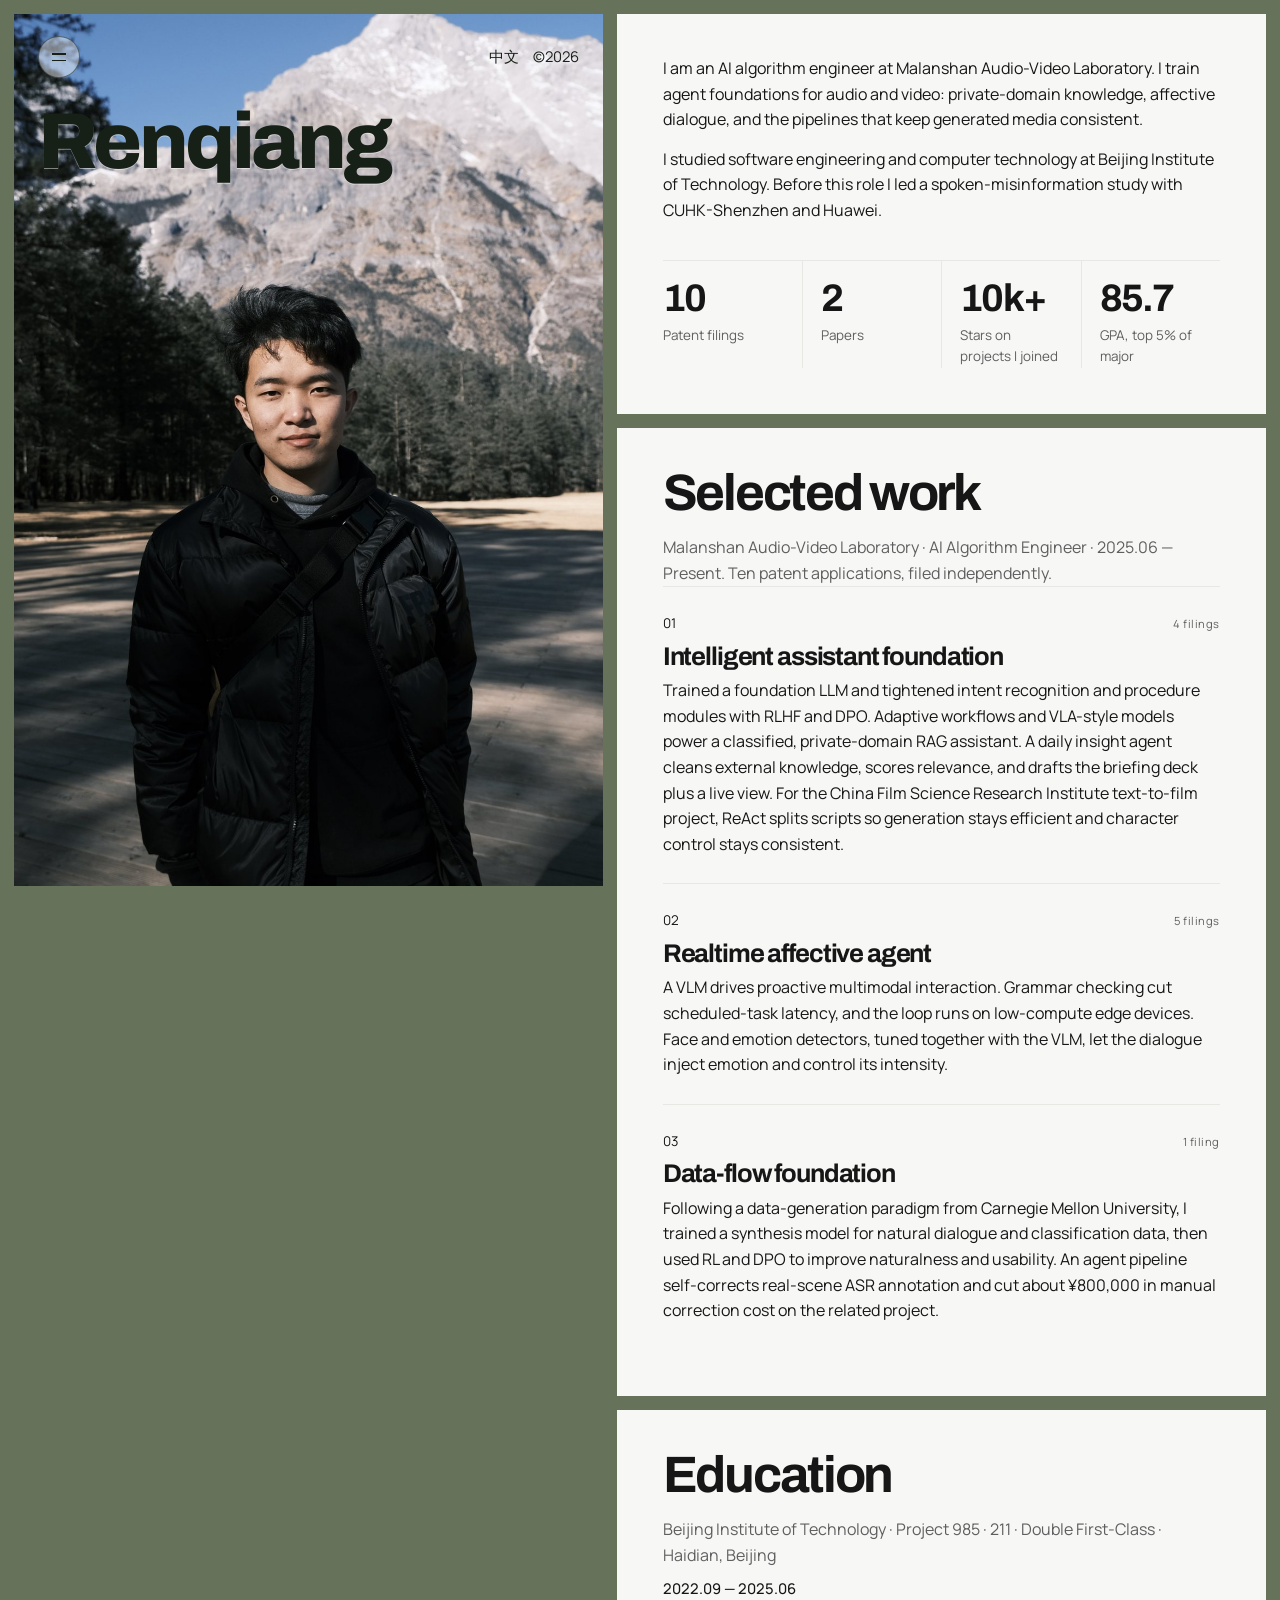
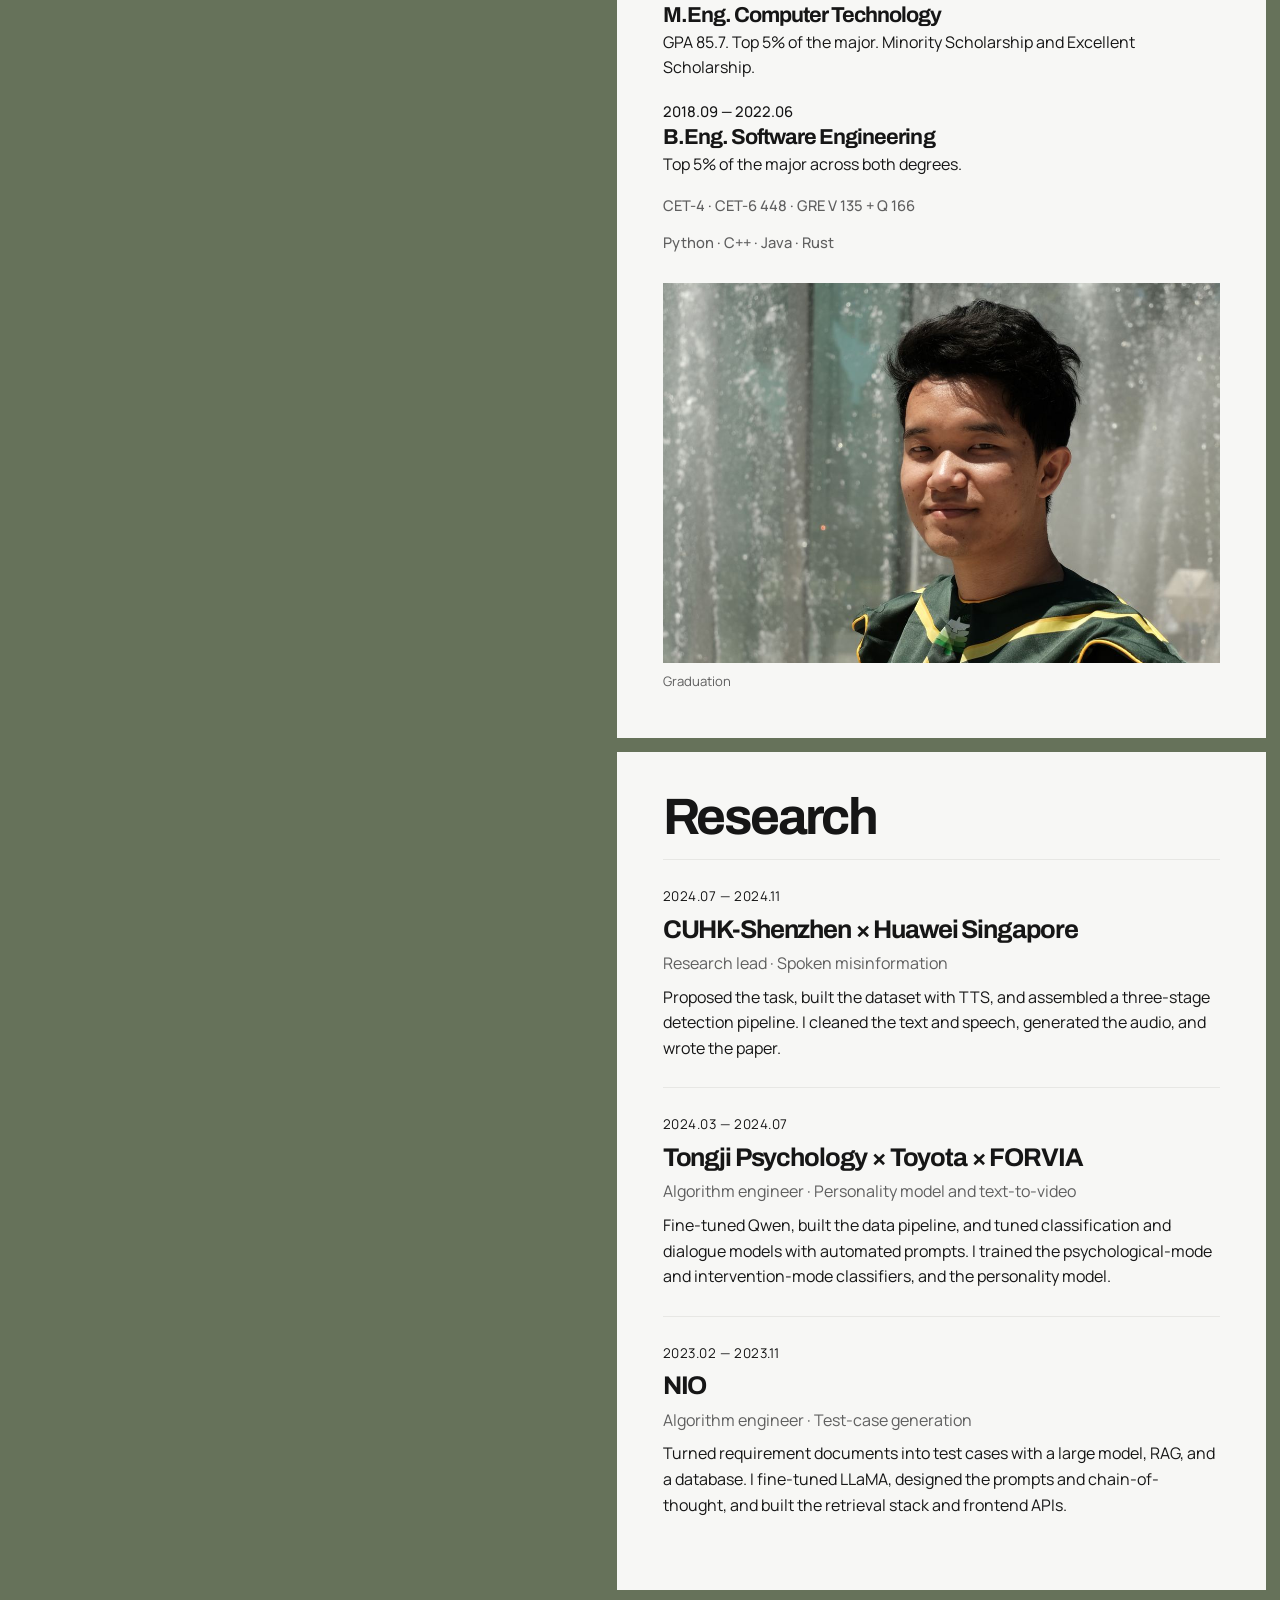
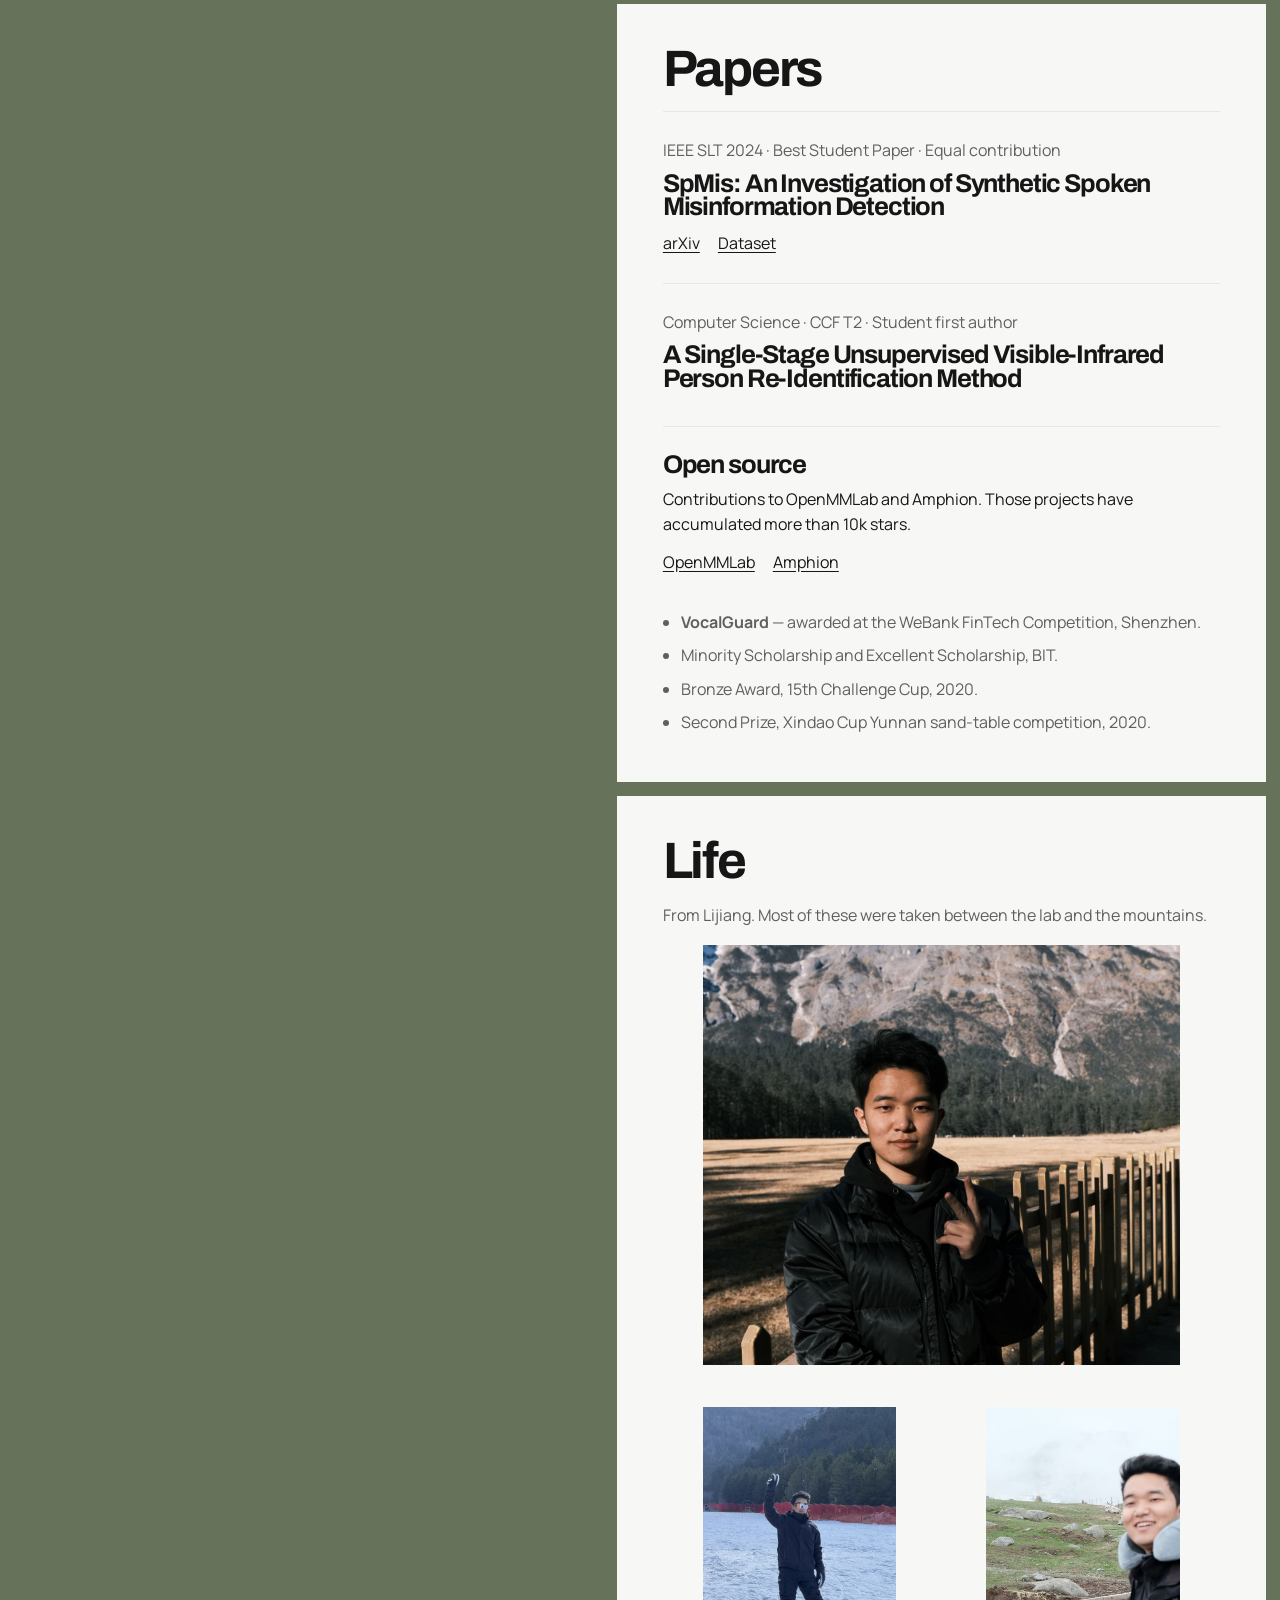
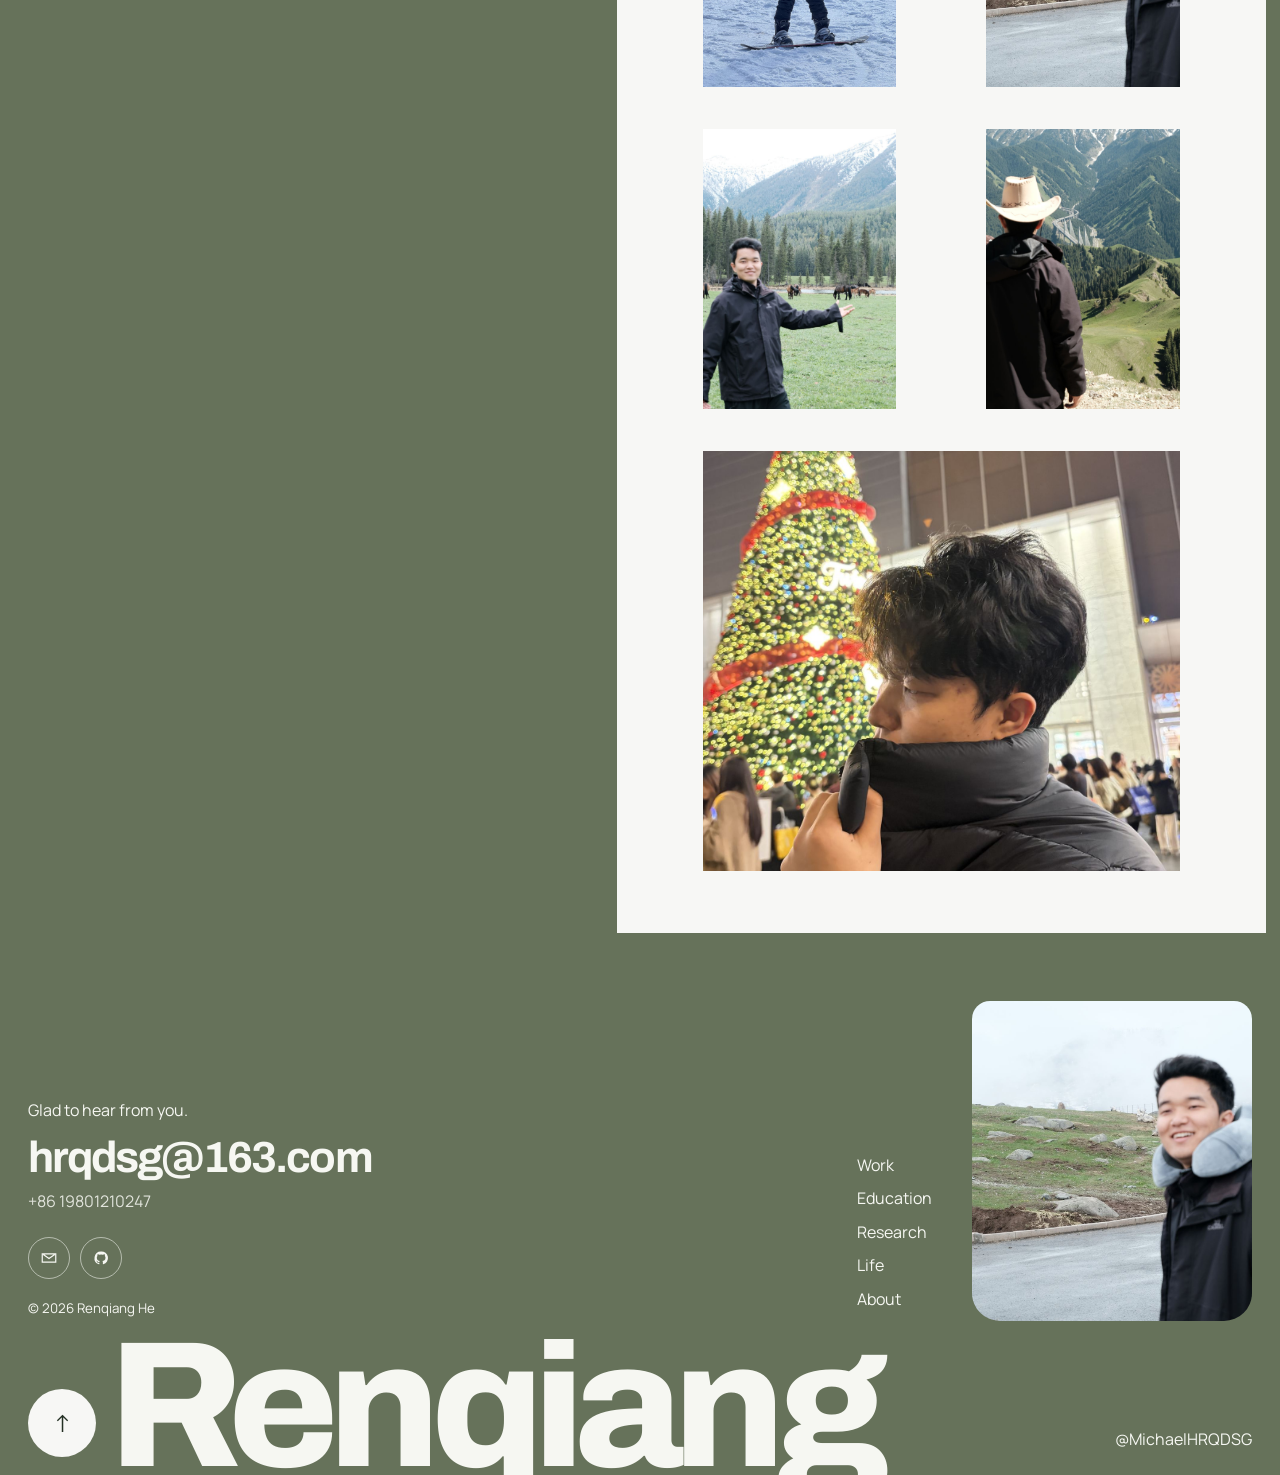
<file: index.html>
<!DOCTYPE html>
<html lang="en">
<head>
    <meta charset="UTF-8">
    <meta name="viewport" content="width=device-width, initial-scale=1.0">
    <title>Renqiang He</title>
    <meta name="description" content="Renqiang He (和任强), AI algorithm engineer. Agents, multimodal models, and spoken-misinformation research.">
    <meta property="og:title" content="Renqiang He">
    <meta property="og:description" content="AI algorithm engineer at Malanshan Audio-Video Laboratory.">
    <meta property="og:type" content="profile">
    <meta property="og:url" content="https://michaelhrqdsg.github.io/">
    <meta property="og:image" content="https://michaelhrqdsg.github.io/images/life/hero.jpg">
    <link rel="icon" href="images/life/hero.jpg">
    <link rel="preconnect" href="https://fonts.googleapis.com">
    <link rel="preconnect" href="https://fonts.gstatic.com" crossorigin>
    <link href="https://fonts.googleapis.com/css2?family=Archivo:wght@560;700;800&family=Manrope:wght@400;500;600&display=swap" rel="stylesheet">
    <link rel="stylesheet" href="style.css?v=4">
    <script>
        try {
            if (localStorage.getItem("lang") === "zh") {
                document.documentElement.classList.add("zh");
                document.documentElement.lang = "zh-CN";
            }
        } catch (e) {}
    </script>
</head>
<body>
    <div class="layout" id="top">
        <aside class="poster">
            <img class="poster-photo" src="images/life/hero.jpg" alt="和任强">
            <div class="poster-ui">
                <div class="poster-top">
                    <button class="icon-btn" id="nav-toggle" type="button" aria-expanded="false" aria-controls="site-nav">
                        <span></span><span></span>
                    </button>
                    <div class="poster-tools">
                        <button class="text-btn" id="lang-toggle" type="button">中文</button>
                        <span>©<span class="year">2026</span></span>
                    </div>
                </div>
                <nav class="poster-nav" id="site-nav">
                    <a href="#intro"><span class="en">Intro</span><span class="zh">简介</span></a>
                    <a href="#work"><span class="en">Work</span><span class="zh">工作</span></a>
                    <a href="#education"><span class="en">Education</span><span class="zh">教育</span></a>
                    <a href="#research"><span class="en">Research</span><span class="zh">科研</span></a>
                    <a href="#life"><span class="en">Life</span><span class="zh">生活</span></a>
                    <a href="#contact"><span class="en">Contact</span><span class="zh">联系</span></a>
                </nav>
                <div class="poster-main">
                    <h1>
                        <span class="en">Renqiang</span>
                        <span class="zh">和任强</span>
                    </h1>
                </div>
            </div>
        </aside>

        <main class="feed">
            <section class="sheet" id="intro">
                <p>
                    <span class="en">I am an AI algorithm engineer at Malanshan Audio-Video Laboratory. I train agent foundations for audio and video: private-domain knowledge, affective dialogue, and the pipelines that keep generated media consistent.</span>
                    <span class="zh">我是马栏山音视频实验室的 AI 算法工程师。目前在做音视频智能体基座，包括私域知识、情感对话，以及让生成内容保持一致的数据管线。</span>
                </p>
                <p>
                    <span class="en">I studied software engineering and computer technology at Beijing Institute of Technology. Before this role I led a spoken-misinformation study with CUHK-Shenzhen and Huawei.</span>
                    <span class="zh">本科与硕士都在北京理工大学，分别是软件工程和计算机技术。在此之前，我在香港中文大学（深圳）与华为的合作研究中负责语音虚假信息检测。</span>
                </p>
                <div class="stats">
                    <div><strong>10</strong><span class="en">Patent filings</span><span class="zh">独立申请专利</span></div>
                    <div><strong>2</strong><span class="en">Papers</span><span class="zh">已发表论文</span></div>
                    <div><strong>10k+</strong><span class="en">Stars on projects I joined</span><span class="zh">参与项目累计 Star</span></div>
                    <div><strong>85.7</strong><span class="en">GPA, top 5% of major</span><span class="zh">GPA，专业前 5%</span></div>
                </div>
            </section>

            <section class="sheet" id="work">
                <h2><span class="en">Selected work</span><span class="zh">工作</span></h2>
                <p class="lead">
                    <span class="en">Malanshan Audio-Video Laboratory · AI Algorithm Engineer · 2025.06 — Present. Ten patent applications, filed independently.</span>
                    <span class="zh">马栏山音视频实验室 · AI 算法工程师 · 2025.06 — 至今。已独立申请专利 10 篇。</span>
                </p>

                <article class="entry">
                    <div class="entry-top">
                        <span>01</span>
                        <small><span class="en">4 filings</span><span class="zh">专利 4 篇</span></small>
                    </div>
                    <h3><span class="en">Intelligent assistant foundation</span><span class="zh">智能助手 AI-Agent 基座</span></h3>
                    <p>
                        <span class="en">Trained a foundation LLM and tightened intent recognition and procedure modules with RLHF and DPO. Adaptive workflows and VLA-style models power a classified, private-domain RAG assistant. A daily insight agent cleans external knowledge, scores relevance, and drafts the briefing deck plus a live view. For the China Film Science Research Institute text-to-film project, ReAct splits scripts so generation stays efficient and character control stays consistent.</span>
                        <span class="zh">训练基础 LLM，用 RLHF 和 DPO 加强意图识别与规程模块。自适应工作流和 VLA 等模型支撑内部分类的私域 RAG。洞察 Agent 按天清洗外部知识、计算关联度，并生成简报大纲和动态可视化。在中国电影科学研究所的文生电影项目里，用 ReAct 拆分剧本，提高生成效率，并保持人物规控一致。</span>
                    </p>
                </article>

                <article class="entry">
                    <div class="entry-top">
                        <span>02</span>
                        <small><span class="en">5 filings</span><span class="zh">专利 5 篇</span></small>
                    </div>
                    <h3><span class="en">Realtime affective agent</span><span class="zh">实时多模态情感交互</span></h3>
                    <p>
                        <span class="en">A VLM drives proactive multimodal interaction. Grammar checking cut scheduled-task latency, and the loop runs on low-compute edge devices. Face and emotion detectors, tuned together with the VLM, let the dialogue inject emotion and control its intensity.</span>
                        <span class="zh">用 VLM 驱动主动的多模态交互。文法检测降低了定时任务时延，交互循环可以跑在小算力端侧设备上。人脸与情绪检测和 VLM 一起优化后，对话可以按情感注入并调节强度。</span>
                    </p>
                </article>

                <article class="entry">
                    <div class="entry-top">
                        <span>03</span>
                        <small><span class="en">1 filing</span><span class="zh">专利 1 篇</span></small>
                    </div>
                    <h3><span class="en">Data-flow foundation</span><span class="zh">数据流转基座</span></h3>
                    <p>
                        <span class="en">Following a data-generation paradigm from Carnegie Mellon University, I trained a synthesis model for natural dialogue and classification data, then used RL and DPO to improve naturalness and usability. An agent pipeline self-corrects real-scene ASR annotation and cut about ¥800,000 in manual correction cost on the related project.</span>
                        <span class="zh">参考卡内基梅隆大学的数据生成范式，自训练了面向自然对话和分类数据的合成模型，再用 RL 与 DPO 提高自然度和可用性。另一条 AI-Agent 管线会自主纠正真实场景的 ASR 标注，相关项目大约减少了 80 万人工纠错成本。</span>
                    </p>
                </article>
            </section>

            <section class="sheet" id="education">
                <h2><span class="en">Education</span><span class="zh">教育</span></h2>
                <p class="lead">
                    <span class="en">Beijing Institute of Technology · Project 985 · 211 · Double First-Class · Haidian, Beijing</span>
                    <span class="zh">北京理工大学 · 第一批直属 985 · 211 · 双一流 · 北京海淀</span>
                </p>
                <div class="plain-list">
                    <div>
                        <b>2022.09 — 2025.06</b>
                        <h3><span class="en">M.Eng. Computer Technology</span><span class="zh">计算机技术 · 硕士</span></h3>
                        <p><span class="en">GPA 85.7. Top 5% of the major. Minority Scholarship and Excellent Scholarship.</span><span class="zh">GPA 85.7，专业前 5%。少数民族奖学金、优秀奖学金。</span></p>
                    </div>
                    <div>
                        <b>2018.09 — 2022.06</b>
                        <h3><span class="en">B.Eng. Software Engineering</span><span class="zh">软件工程 · 本科</span></h3>
                        <p><span class="en">Top 5% of the major across both degrees.</span><span class="zh">本硕专业排名均位于前 5%。</span></p>
                    </div>
                </div>
                <p class="meta-line">CET-4 · CET-6 448 · GRE V 135 + Q 166</p>
                <p class="meta-line">Python · C++ · Java · Rust</p>
                <figure class="wide-photo">
                    <img src="images/life/graduation.jpg" alt="毕业照">
                    <figcaption><span class="en">Graduation</span><span class="zh">毕业</span></figcaption>
                </figure>
            </section>

            <section class="sheet" id="research">
                <h2><span class="en">Research</span><span class="zh">科研与实习</span></h2>
                <article class="entry">
                    <div class="entry-top"><span>2024.07 — 2024.11</span></div>
                    <h3><span class="en">CUHK-Shenzhen × Huawei Singapore</span><span class="zh">香港中文大学（深圳）× 华为（新加坡）</span></h3>
                    <p class="role"><span class="en">Research lead · Spoken misinformation</span><span class="zh">研究组长 · 语音虚假信息检测</span></p>
                    <p>
                        <span class="en">Proposed the task, built the dataset with TTS, and assembled a three-stage detection pipeline. I cleaned the text and speech, generated the audio, and wrote the paper.</span>
                        <span class="zh">提出该任务，用 TTS 建成数据集，并搭建三阶段检测流程。负责文本与语音清洗、音频生成和论文撰写。</span>
                    </p>
                </article>
                <article class="entry">
                    <div class="entry-top"><span>2024.03 — 2024.07</span></div>
                    <h3><span class="en">Tongji Psychology × Toyota × FORVIA</span><span class="zh">同济心理 × 丰田 × FORVIA</span></h3>
                    <p class="role"><span class="en">Algorithm engineer · Personality model and text-to-video</span><span class="zh">算法工程师 · 人格大模型与文生视频</span></p>
                    <p>
                        <span class="en">Fine-tuned Qwen, built the data pipeline, and tuned classification and dialogue models with automated prompts. I trained the psychological-mode and intervention-mode classifiers, and the personality model.</span>
                        <span class="zh">微调 Qwen，完成数据管线，以及分类模型和对话模型。负责心理模式、干预模式分类，和人格大模型训练。</span>
                    </p>
                </article>
                <article class="entry">
                    <div class="entry-top"><span>2023.02 — 2023.11</span></div>
                    <h3><span class="en">NIO</span><span class="zh">蔚来汽车</span></h3>
                    <p class="role"><span class="en">Algorithm engineer · Test-case generation</span><span class="zh">算法工程师 · 测试用例生成</span></p>
                    <p>
                        <span class="en">Turned requirement documents into test cases with a large model, RAG, and a database. I fine-tuned LLaMA, designed the prompts and chain-of-thought, and built the retrieval stack and frontend APIs.</span>
                        <span class="zh">用大模型、RAG 和数据库，把需求文档生成测试用例。负责 LLaMA 微调、多级 prompt、思维链、检索系统，以及前端接口。</span>
                    </p>
                </article>
            </section>

            <section class="sheet" id="outcomes">
                <h2><span class="en">Papers</span><span class="zh">论文与荣誉</span></h2>
                <article class="entry">
                    <p class="role">IEEE SLT 2024 · <span class="en">Best Student Paper · Equal contribution</span><span class="zh">最佳学生论文 · 共同一作</span></p>
                    <h3>SpMis: An Investigation of Synthetic Spoken Misinformation Detection</h3>
                    <p class="links"><a href="https://arxiv.org/abs/2409.11308" target="_blank" rel="noopener noreferrer">arXiv</a><a href="https://huggingface.co/datasets/amphion/spmis" target="_blank" rel="noopener noreferrer"><span class="en">Dataset</span><span class="zh">数据集</span></a></p>
                </article>
                <article class="entry">
                    <p class="role"><span class="en">Computer Science · CCF T2 · Student first author</span><span class="zh">《计算机科学》· CCF T2 · 学生一作</span></p>
                    <h3><span class="en">A Single-Stage Unsupervised Visible-Infrared Person Re-Identification Method</span><span class="zh">一种单阶段无监督可见光-红外跨模态行人重识别方法</span></h3>
                </article>
                <article class="entry">
                    <h3><span class="en">Open source</span><span class="zh">开源</span></h3>
                    <p>
                        <span class="en">Contributions to OpenMMLab and Amphion. Those projects have accumulated more than 10k stars.</span>
                        <span class="zh">参与 OpenMMLab 与 Amphion，相关项目累计超过 10k stars。</span>
                    </p>
                    <p class="links"><a href="https://github.com/open-mmlab" target="_blank" rel="noopener noreferrer">OpenMMLab</a><a href="https://github.com/open-mmlab/Amphion" target="_blank" rel="noopener noreferrer">Amphion</a></p>
                </article>
                <ul class="honors">
                    <li><span class="en"><b>VocalGuard</b> — awarded at the WeBank FinTech Competition, Shenzhen.</span><span class="zh"><b>VocalGuard</b> — 深圳微众银行金融科技大赛获奖。</span></li>
                    <li><span class="en">Minority Scholarship and Excellent Scholarship, BIT.</span><span class="zh">北京理工大学少数民族奖学金、优秀奖学金。</span></li>
                    <li><span class="en">Bronze Award, 15th Challenge Cup, 2020.</span><span class="zh">第十五届“挑战杯”铜奖，2020。</span></li>
                    <li><span class="en">Second Prize, Xindao Cup Yunnan sand-table competition, 2020.</span><span class="zh">“新道杯”云南省沙盘比赛二等奖，2020。</span></li>
                </ul>
            </section>

            <section class="sheet" id="life">
                <h2><span class="en">Life</span><span class="zh">生活</span></h2>
                <p class="lead">
                    <span class="en">From Lijiang. Most of these were taken between the lab and the mountains.</span>
                    <span class="zh">籍贯丽江。这些照片大多拍在实验室和山之间。</span>
                </p>
                <div class="life-grid">
                    <figure class="wide"><img src="images/life/ridge.jpg" alt="山脊上的和任强"></figure>
                    <figure><img src="images/life/snow.jpg" alt="雪场"></figure>
                    <figure><img src="images/life/highland.jpg" alt="高原"></figure>
                    <figure><img src="images/life/pasture.jpg" alt="草地"></figure>
                    <figure><img src="images/life/overlook.jpg" alt="山谷"></figure>
                    <figure class="wide"><img src="images/life/night.jpg" alt="夜里"></figure>
                </div>
            </section>

        </main>
    </div>

    <footer class="site-end" id="contact">
        <div class="end-top">
            <div class="end-intro">
                <p><span class="en">Glad to hear from you.</span><span class="zh">期待收到你的消息。</span></p>
                <a class="big-mail" href="mailto:hrqdsg@163.com">hrqdsg@163.com</a>
                <a class="end-phone" href="tel:+8619801210247">+86 19801210247</a>
                <div class="bubbles">
                    <a href="mailto:hrqdsg@163.com" aria-label="Email">
                        <svg class="mail" viewBox="0 0 24 24" aria-hidden="true"><path d="M3 6.5h18v11H3v-11Zm1.4.9 7.6 5.2 7.6-5.2"/></svg>
                    </a>
                    <a href="https://github.com/MichaelHRQDSG" target="_blank" rel="noopener noreferrer" aria-label="GitHub">
                        <svg class="gh" viewBox="0 0 24 24" aria-hidden="true"><path d="M12 3.2a8.8 8.8 0 0 0-2.8 17.1c.4.1.6-.2.6-.4v-1.5c-2.5.5-3-1.1-3-1.1-.4-.9-1-1.2-1-1.2-.8-.5.1-.5.1-.5.9.1 1.4.9 1.4.9.8 1.3 2.1.9 2.6.7.1-.6.3-.9.6-1.1-2-.2-4.1-1-4.1-4.4 0-1 .3-1.8.9-2.4-.1-.2-.4-1.2.1-2.4 0 0 .8-.3 2.5.9a8.7 8.7 0 0 1 4.6 0c1.7-1.2 2.5-.9 2.5-.9.5 1.2.2 2.2.1 2.4.6.6.9 1.4.9 2.4 0 3.4-2.1 4.2-4.1 4.4.3.3.6.8.6 1.6v2.3c0 .2.2.5.6.4A8.8 8.8 0 0 0 12 3.2Z"/></svg>
                    </a>
                </div>
                <small>© <span class="year">2026</span> <span class="en">Renqiang He</span><span class="zh">和任强</span></small>
            </div>
            <nav class="end-links">
                <a href="#work"><span class="en">Work</span><span class="zh">工作</span></a>
                <a href="#education"><span class="en">Education</span><span class="zh">教育</span></a>
                <a href="#research"><span class="en">Research</span><span class="zh">科研</span></a>
                <a href="#life"><span class="en">Life</span><span class="zh">生活</span></a>
                <a href="#intro"><span class="en">About</span><span class="zh">关于</span></a>
            </nav>
            <figure class="end-photo">
                <img src="images/life/highland.jpg" alt="和任强">
            </figure>
        </div>
        <div class="end-mark">
            <a class="up" href="#top" aria-label="Back to top">↑</a>
            <p class="end-word"><span class="en">Renqiang</span><span class="zh">和任强</span></p>
            <a class="handle" href="https://github.com/MichaelHRQDSG" target="_blank" rel="noopener noreferrer">@MichaelHRQDSG</a>
        </div>
    </footer>
    <script src="script.js?v=4"></script>
</body>
</html>
</file>
<file: style.css>
:root {
    --olive: #66725a;
    --ink: #161616;
    --muted: #5f5f5f;
    --line: #e7e7e4;
    --sheet: #f7f7f5;
    --name: #172016;
}

* { box-sizing: border-box; }

html { scroll-behavior: smooth; }

body {
    margin: 0;
    color: var(--ink);
    background: var(--olive);
    font-family: Manrope, "Segoe UI", "PingFang SC", "Microsoft YaHei", sans-serif;
    font-size: 16px;
    line-height: 1.6;
}

html:not(.zh) .zh { display: none !important; }
html.zh .en { display: none !important; }

img { max-width: 100%; display: block; }

a { color: inherit; }

h1, h2, h3 {
    font-family: Archivo, "Arial Narrow", "Segoe UI", "PingFang SC", sans-serif;
    font-weight: 700;
    letter-spacing: -0.045em;
    line-height: 0.92;
    margin: 0;
}

p { margin: 0; }

.layout {
    display: grid;
    grid-template-columns: minmax(340px, 46vw) minmax(0, 1fr);
    gap: 14px;
    padding: 14px;
    min-height: 100vh;
}

.poster {
    position: sticky;
    top: 14px;
    height: calc(100vh - 28px);
    overflow: hidden;
    background: #c5cbb8;
}

.poster-photo {
    position: absolute;
    inset: 0;
    width: 100%;
    height: 100%;
    object-fit: cover;
    object-position: center 8%;
}

.poster-ui {
    position: relative;
    z-index: 1;
    height: 100%;
    display: flex;
    flex-direction: column;
    padding: 22px 24px 28px;
    color: var(--name);
}

.poster-top,
.poster-tools,
.entry-top {
    display: flex;
    align-items: center;
}

.poster-top { justify-content: space-between; }

.poster-tools { gap: 14px; font-size: 0.92rem; }

.icon-btn,
.text-btn,
form button {
    font: inherit;
    color: inherit;
    cursor: pointer;
    background: transparent;
}

.icon-btn {
    width: 42px;
    height: 42px;
    border-radius: 50%;
    border: 1px solid rgba(23, 32, 22, 0.55);
    display: flex;
    flex-direction: column;
    align-items: center;
    justify-content: center;
    gap: 5px;
    background: rgba(255, 255, 255, 0.45);
}

.icon-btn span {
    display: block;
    width: 14px;
    height: 1.5px;
    background: var(--name);
}

.text-btn { border: 0; padding: 0; }

.poster-nav {
    display: none;
    flex-direction: column;
    gap: 8px;
    margin-top: 28px;
}

.poster-nav.open { display: flex; }

.poster-nav a {
    text-decoration: none;
    font-family: Archivo, "PingFang SC", sans-serif;
    font-size: clamp(2rem, 4vw, 3.2rem);
    font-weight: 700;
    letter-spacing: -0.04em;
    line-height: 1;
}

.poster-main { margin-top: 3vh; max-width: 92%; }

.poster-nav.open + .poster-main { display: none; }

.poster h1 {
    font-size: clamp(3.8rem, 6.2vw, 6.6rem);
    font-weight: 800;
    max-width: 100%;
    text-shadow: 0 1px 0 rgba(255, 255, 255, 0.45);
}

html.zh .poster h1 {
    font-family: "Songti SC", "Noto Serif SC", Archivo, serif;
    font-size: clamp(4.8rem, 8vw, 8.6rem);
    letter-spacing: 0.04em;
}

.feed {
    display: flex;
    flex-direction: column;
    gap: 14px;
    min-width: 0;
}

.sheet {
    background: var(--sheet);
    padding: 42px 46px 46px;
    scroll-margin-top: 14px;
}

.sheet h2 {
    font-size: clamp(2.6rem, 4vw, 4rem);
    margin-bottom: 18px;
}

.sheet > p + p { margin-top: 14px; }

.lead, .role, .meta-line, .honors, figcaption, .stats span, .entry small {
    color: var(--muted);
}

.stats {
    display: grid;
    grid-template-columns: repeat(4, 1fr);
    margin-top: 36px;
    border-top: 1px solid var(--line);
}

.stats div { padding: 18px 18px 0 0; }

.stats div + div {
    border-left: 1px solid var(--line);
    padding-left: 18px;
}

.stats strong {
    display: block;
    font-family: Archivo, "PingFang SC", sans-serif;
    font-size: clamp(2rem, 3vw, 2.8rem);
    font-weight: 700;
    letter-spacing: -0.05em;
    line-height: 1;
    color: var(--ink);
}

.stats span { display: block; margin-top: 8px; font-size: 0.84rem; }

.entry {
    padding: 26px 0;
    border-top: 1px solid var(--line);
}

.entry-top {
    justify-content: space-between;
    margin-bottom: 10px;
    font-size: 0.84rem;
    letter-spacing: 0.04em;
}

.entry h3 {
    font-size: clamp(1.5rem, 2vw, 2rem);
    margin-bottom: 10px;
}

.role { margin-bottom: 8px; }

.links { display: flex; gap: 18px; margin-top: 12px; }

.links a { text-underline-offset: 3px; }

.wide-photo { margin: 28px 0 0; }

.wide-photo img {
    width: 100%;
    height: 380px;
    object-fit: cover;
    object-position: center 30%;
}

.plain-list { display: grid; gap: 18px; margin-top: 8px; }

.plain-list h3 { font-size: 1.35rem; margin: 4px 0; }

.plain-list b, .meta-line { font-weight: 500; font-size: 0.92rem; }

.meta-line { margin-top: 16px; }

figcaption { margin-top: 8px; font-size: 0.82rem; }

.honors {
    margin: 8px 0 0;
    padding-left: 18px;
}

.honors li + li { margin-top: 8px; }

.life-grid {
    display: grid;
    grid-template-columns: 1fr 1fr;
    gap: 10px;
}

.life-grid img {
    width: 100%;
    height: 280px;
    object-fit: cover;
}

.life-grid .wide { grid-column: 1 / -1; }

.life-grid .wide img { height: 420px; }

.site-end {
    color: #f6f7f2;
    padding: 54px 28px 0;
    scroll-margin-top: 14px;
}

.end-top {
    display: grid;
    grid-template-columns: 1.3fr auto minmax(180px, 280px);
    gap: 28px 40px;
    align-items: end;
}

.big-mail {
    display: inline-block;
    margin-top: 12px;
    font-family: Archivo, "PingFang SC", sans-serif;
    font-size: clamp(1.8rem, 3.4vw, 3.1rem);
    font-weight: 700;
    letter-spacing: -0.045em;
    line-height: 1;
    text-decoration: none;
}

.end-phone {
    display: block;
    margin-top: 10px;
    text-decoration: none;
    opacity: 0.85;
}

.bubbles {
    display: flex;
    gap: 10px;
    margin: 22px 0 16px;
}

.bubbles a {
    width: 42px;
    height: 42px;
    border: 1px solid rgba(246, 247, 242, 0.55);
    border-radius: 50%;
    display: grid;
    place-items: center;
}

.bubbles svg { width: 18px; height: 18px; }
.bubbles .mail { fill: none; stroke: currentColor; stroke-width: 1.6; }
.bubbles .gh { fill: currentColor; }

.end-links {
    display: flex;
    flex-direction: column;
    gap: 8px;
    padding-bottom: 8px;
}

.end-links a { text-decoration: none; }

.end-photo {
    margin: 0;
    justify-self: end;
    width: 100%;
}

.end-photo img {
    width: 100%;
    height: 320px;
    object-fit: cover;
    object-position: center 20%;
    border-radius: 18px 18px 28px 28px;
}

.end-mark {
    display: grid;
    grid-template-columns: auto 1fr auto;
    align-items: end;
    gap: 12px;
    margin-top: 18px;
}

.up {
    width: 68px;
    height: 68px;
    margin-bottom: 18px;
    border-radius: 50%;
    background: #f7f7f5;
    color: #243024;
    display: grid;
    place-items: center;
    text-decoration: none;
    font-size: 1.5rem;
}

.end-word {
    margin: 0;
    font-family: Archivo, "Arial Narrow", sans-serif;
    font-weight: 800;
    font-size: clamp(4.8rem, 14vw, 12.5rem);
    line-height: 0.76;
    letter-spacing: -0.06em;
    white-space: nowrap;
    overflow: hidden;
}

html.zh .end-word {
    font-family: "Songti SC", "Noto Serif SC", serif;
    letter-spacing: 0.02em;
    font-size: clamp(4.6rem, 13vw, 11rem);
}

.handle {
    margin-bottom: 22px;
    text-decoration: none;
    white-space: nowrap;
}

:focus-visible { outline: 2px solid var(--olive); outline-offset: 3px; }

@media (max-width: 980px) {
    .layout { grid-template-columns: 1fr; padding: 10px; }
    .poster { position: relative; top: 0; height: 92vh; }
    .sheet { padding: 28px 22px 32px; }
    .stats, .life-grid, .end-top, .end-mark { grid-template-columns: 1fr; }
    .end-photo { max-width: 280px; }
    .end-word { font-size: 4.2rem; }
    html.zh .end-word { font-size: 3.6rem; }
    .handle, .up { margin-bottom: 0; }
    .stats div + div { border-left: 0; padding-left: 0; border-top: 1px solid var(--line); margin-top: 14px; }
    .life-grid .wide { grid-column: auto; }
    .life-grid img, .life-grid .wide img { height: 240px; }
    .poster h1, html.zh .poster h1 { font-size: 3.5rem; }
    .poster-main { margin-top: 2vh; }
}

@media (prefers-reduced-motion: reduce) {
    html { scroll-behavior: auto; }
}
</file>
